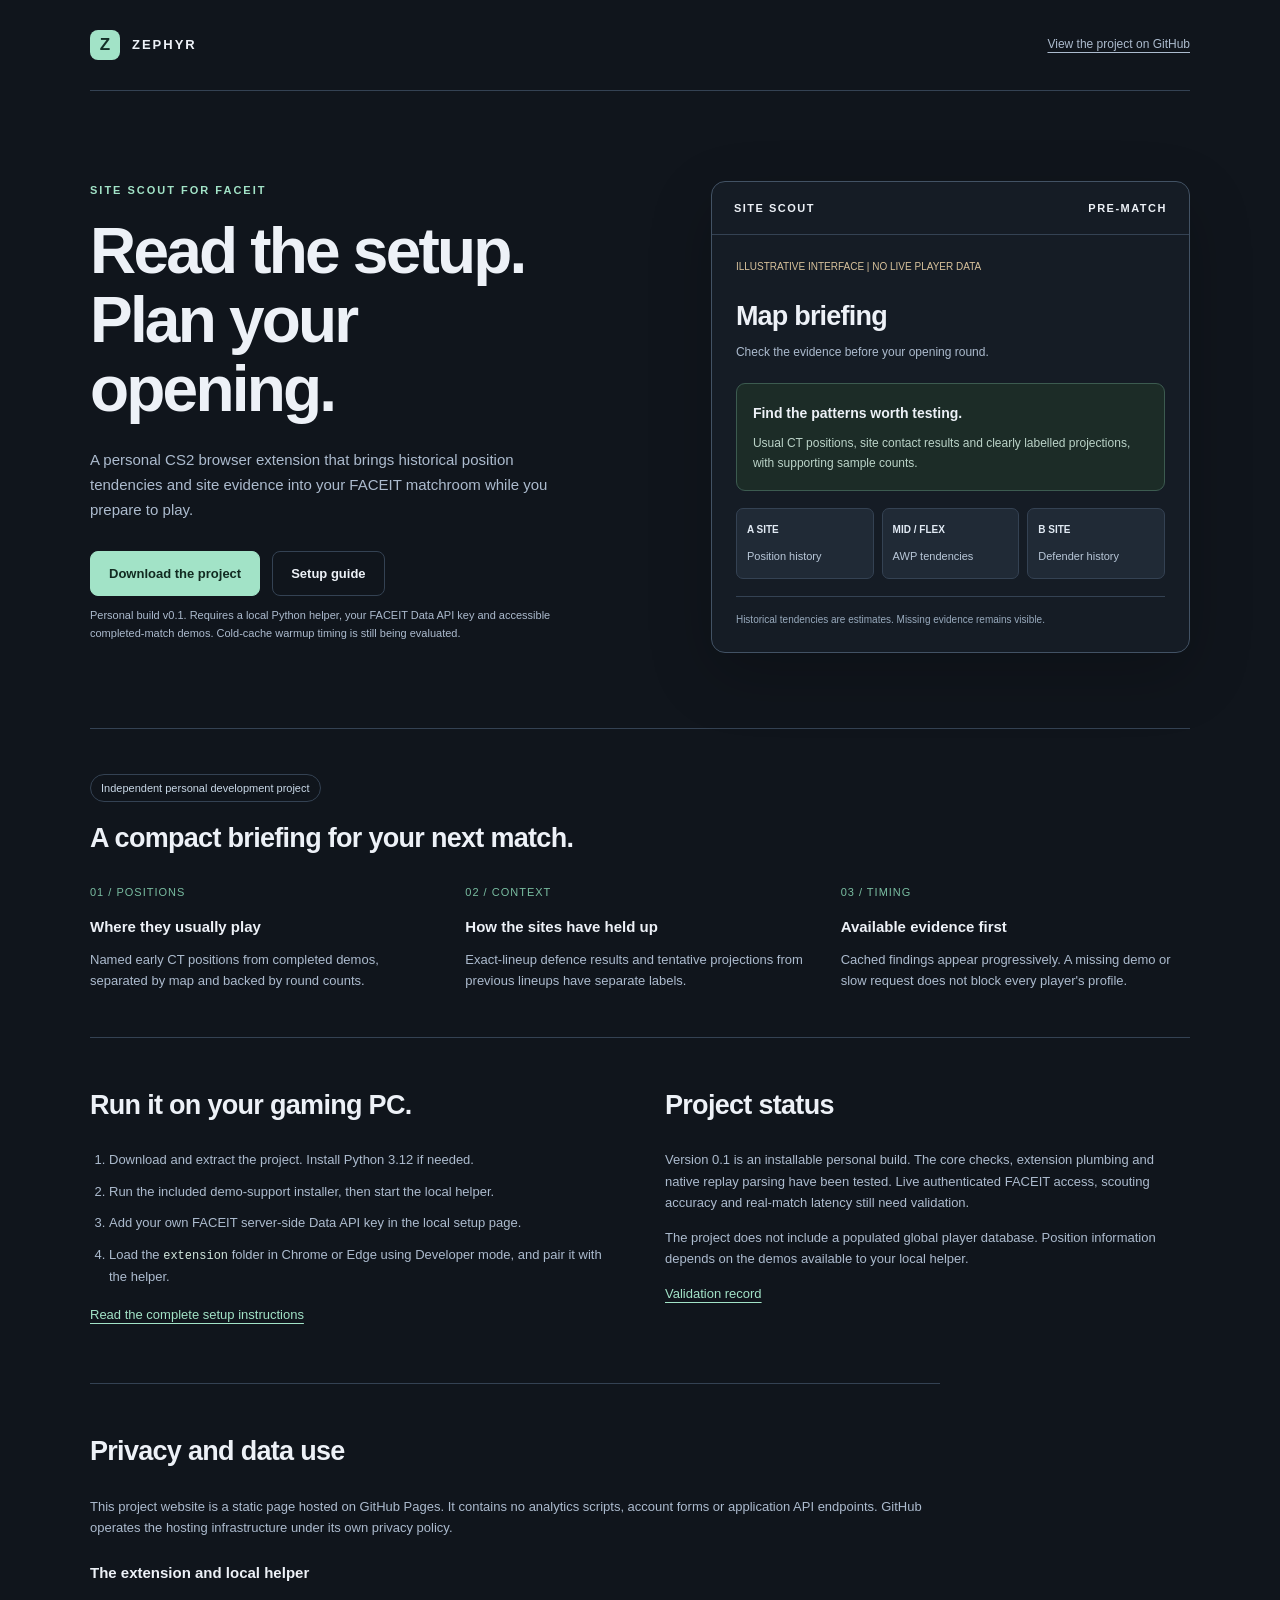
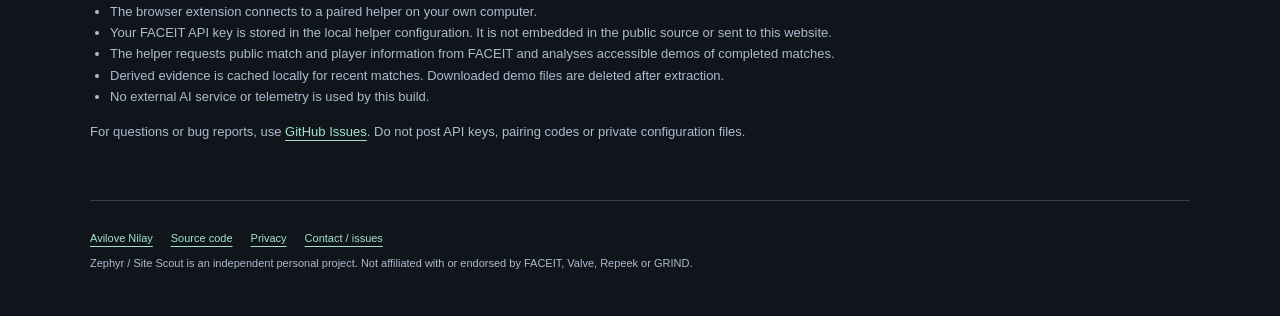
<file: docs/index.html>
<!doctype html>
<html lang="en">
<head>
  <meta charset="utf-8">
  <meta name="viewport" content="width=device-width,initial-scale=1">
  <meta name="description" content="Site Scout by Zephyr is a personal FACEIT CS2 extension for pre-match position tendencies and evidence-based site briefings.">
  <meta name="theme-color" content="#10151c">
  <title>Zephyr | Site Scout for FACEIT</title>
  <style>
    :root{color-scheme:dark;--bg:#10151c;--panel:#19212b;--line:#344253;--text:#edf1f7;--muted:#acbbce;--mint:#a2e3c7}
    *{box-sizing:border-box}body{margin:0;background:var(--bg);color:var(--text);font-family:Inter,-apple-system,BlinkMacSystemFont,"Segoe UI",sans-serif;line-height:1.65}a{color:var(--mint);text-underline-offset:4px}a:focus-visible{outline:2px solid var(--mint);outline-offset:5px}main,header,footer{width:min(1100px,calc(100% - 48px));margin:auto}header{padding:30px 0;display:flex;align-items:center;justify-content:space-between;border-bottom:1px solid var(--line)}.brand{display:flex;gap:12px;align-items:center;color:var(--text);text-decoration:none;font-size:13px;font-weight:750;letter-spacing:2px}.mark{width:30px;height:30px;display:grid;place-items:center;background:var(--mint);color:#143027;border-radius:8px;font-size:17px;letter-spacing:0}.top-link{font-size:12px;color:var(--muted)}.hero{display:grid;grid-template-columns:1.15fr 1fr;gap:70px;padding:90px 0 75px;align-items:center}.eyebrow{color:var(--mint);font-size:11px;font-weight:700;letter-spacing:2px;text-transform:uppercase}h1{font-size:clamp(40px,5.5vw,64px);line-height:1.08;font-weight:600;letter-spacing:-2.8px;margin:18px 0 24px}p{color:var(--muted);font-size:15px}.intro{max-width:490px}.buttons{display:flex;gap:12px;flex-wrap:wrap;margin-top:28px}.button{display:inline-block;padding:11px 18px;border-radius:8px;background:var(--mint);color:#122b21;text-decoration:none;font-size:13px;font-weight:650;border:1px solid var(--mint)}.button.secondary{background:transparent;color:var(--text);border-color:var(--line)}.status{display:inline-block;font-size:11px;color:#c9d8e7;border:1px solid var(--line);border-radius:100px;padding:4px 10px;margin-bottom:14px}.note{font-size:11px;line-height:1.6;max-width:480px}.sample{border:1px solid #425264;border-radius:14px;overflow:hidden;background:#151c25;box-shadow:0 22px 65px #0003}.sample-top{padding:17px 22px;border-bottom:1px solid var(--line);display:flex;justify-content:space-between;font-size:11px;letter-spacing:1.5px;font-weight:650}.sample-body{padding:24px}.sample-label{font-size:10px;color:#d8c29c;margin-bottom:18px}.sample h2{font-size:27px;font-weight:550;letter-spacing:-.8px;margin:0 0 5px}.sample p{font-size:12px;margin:5px 0 20px}.sample-finding{border:1px solid #3c5b50;background:#1c2c27;padding:16px;border-radius:9px}.sample-finding strong{font-size:14px;font-weight:600}.sample-finding p{margin:8px 0 0;color:#bbd3c8;font-size:12px}.zones{display:grid;grid-template-columns:repeat(3,1fr);gap:8px;margin:17px 0}.zone{padding:13px 10px;background:#202a36;border:1px solid var(--line);border-radius:7px;font-size:11px;color:#b9c8d9}.zone strong{display:block;color:#e1eaf4;font-size:10px;margin-bottom:8px}.sample-foot{font-size:10px;color:#98aabd;border-top:1px solid var(--line);padding-top:15px}.section{border-top:1px solid var(--line);padding:45px 0}.section h2{font-size:27px;font-weight:550;letter-spacing:-.7px;margin:0 0 22px}.features{display:grid;grid-template-columns:repeat(3,1fr);gap:26px}.feature h3{font-size:15px;font-weight:600;margin:0 0 9px}.feature p{font-size:13px;margin:0}.index{color:#79bda1;font-size:11px;letter-spacing:1px;margin-bottom:14px}.details{display:grid;grid-template-columns:1fr 1fr;gap:50px}.details h3{font-size:16px;font-weight:600}.details p,.details li{font-size:13px;color:var(--muted)}.details ol{padding-left:19px}.details li{margin-bottom:10px}.privacy{font-size:13px;max-width:850px}.privacy p{font-size:13px}.privacy h3{font-size:15px;font-weight:600;margin-top:22px}.privacy ul{padding-left:20px;color:var(--muted)}footer{padding:28px 0 38px;border-top:1px solid var(--line);font-size:11px;color:#97a7ba}footer p{font-size:11px;margin:7px 0}.links{display:flex;gap:18px;flex-wrap:wrap}code{font-size:12px;color:#d1e7dd}
    @media(max-width:800px){.hero{grid-template-columns:1fr;gap:35px;padding:55px 0}.intro{max-width:600px}.sample{max-width:560px}.features{grid-template-columns:1fr;gap:28px}.details{grid-template-columns:1fr;gap:10px}.section{padding:35px 0}h1{letter-spacing:-1.8px}}
    @media(max-width:420px){main,header,footer{width:calc(100% - 32px)}.top-link{font-size:10px}.hero{padding-top:42px}.sample-body{padding:18px}.buttons{gap:9px}.button{font-size:12px;padding:10px 13px}}
  </style>
</head>
<body>
  <header><a class="brand" href="#"><span class="mark">Z</span>ZEPHYR</a><a class="top-link" href="https://github.com/aviloveN/zephyr-site-scout">View the project on GitHub</a></header>
  <main>
    <section class="hero">
      <div class="intro"><div class="eyebrow">Site Scout for FACEIT</div><h1>Read the setup.<br>Plan your opening.</h1><p>A personal CS2 browser extension that brings historical position tendencies and site evidence into your FACEIT matchroom while you prepare to play.</p><div class="buttons"><a class="button" href="https://github.com/aviloveN/zephyr-site-scout/archive/refs/heads/main.zip">Download the project</a><a class="button secondary" href="https://github.com/aviloveN/zephyr-site-scout#start-on-your-gaming-pc">Setup guide</a></div><p class="note">Personal build v0.1. Requires a local Python helper, your FACEIT Data API key and accessible completed-match demos. Cold-cache warmup timing is still being evaluated.</p></div>
      <div class="sample" aria-label="Illustrative Site Scout interface"><div class="sample-top"><span>SITE SCOUT</span><span>PRE-MATCH</span></div><div class="sample-body"><div class="sample-label">ILLUSTRATIVE INTERFACE | NO LIVE PLAYER DATA</div><h2>Map briefing</h2><p>Check the evidence before your opening round.</p><div class="sample-finding"><strong>Find the patterns worth testing.</strong><p>Usual CT positions, site contact results and clearly labelled projections, with supporting sample counts.</p></div><div class="zones"><div class="zone"><strong>A SITE</strong>Position history</div><div class="zone"><strong>MID / FLEX</strong>AWP tendencies</div><div class="zone"><strong>B SITE</strong>Defender history</div></div><div class="sample-foot">Historical tendencies are estimates. Missing evidence remains visible.</div></div></div>
    </section>
    <section class="section"><span class="status">Independent personal development project</span><h2>A compact briefing for your next match.</h2><div class="features"><article class="feature"><div class="index">01 / POSITIONS</div><h3>Where they usually play</h3><p>Named early CT positions from completed demos, separated by map and backed by round counts.</p></article><article class="feature"><div class="index">02 / CONTEXT</div><h3>How the sites have held up</h3><p>Exact-lineup defence results and tentative projections from previous lineups have separate labels.</p></article><article class="feature"><div class="index">03 / TIMING</div><h3>Available evidence first</h3><p>Cached findings appear progressively. A missing demo or slow request does not block every player's profile.</p></article></div></section>
    <section class="section details"><div><h2>Run it on your gaming PC.</h2><ol><li>Download and extract the project. Install Python 3.12 if needed.</li><li>Run the included demo-support installer, then start the local helper.</li><li>Add your own FACEIT server-side Data API key in the local setup page.</li><li>Load the <code>extension</code> folder in Chrome or Edge using Developer mode, and pair it with the helper.</li></ol><p><a href="https://github.com/aviloveN/zephyr-site-scout#start-on-your-gaming-pc">Read the complete setup instructions</a></p></div><div><h2>Project status</h2><p>Version 0.1 is an installable personal build. The core checks, extension plumbing and native replay parsing have been tested. Live authenticated FACEIT access, scouting accuracy and real-match latency still need validation.</p><p>The project does not include a populated global player database. Position information depends on the demos available to your local helper.</p><p><a href="https://github.com/aviloveN/zephyr-site-scout/blob/main/docs/VALIDATION.md">Validation record</a></p></div></section>
    <section id="privacy" class="section privacy"><h2>Privacy and data use</h2><p>This project website is a static page hosted on GitHub Pages. It contains no analytics scripts, account forms or application API endpoints. GitHub operates the hosting infrastructure under its own privacy policy.</p><h3>The extension and local helper</h3><ul><li>The browser extension connects to a paired helper on your own computer.</li><li>Your FACEIT API key is stored in the local helper configuration. It is not embedded in the public source or sent to this website.</li><li>The helper requests public match and player information from FACEIT and analyses accessible demos of completed matches.</li><li>Derived evidence is cached locally for recent matches. Downloaded demo files are deleted after extraction.</li><li>No external AI service or telemetry is used by this build.</li></ul><p>For questions or bug reports, use <a href="https://github.com/aviloveN/zephyr-site-scout/issues">GitHub Issues</a>. Do not post API keys, pairing codes or private configuration files.</p></section>
  </main>
  <footer><div class="links"><a href="https://github.com/aviloveN">Avilove Nilay</a><a href="https://github.com/aviloveN/zephyr-site-scout">Source code</a><a href="#privacy">Privacy</a><a href="https://github.com/aviloveN/zephyr-site-scout/issues">Contact / issues</a></div><p>Zephyr / Site Scout is an independent personal project. Not affiliated with or endorsed by FACEIT, Valve, Repeek or GRIND.</p></footer>
</body>
</html>
</file>
